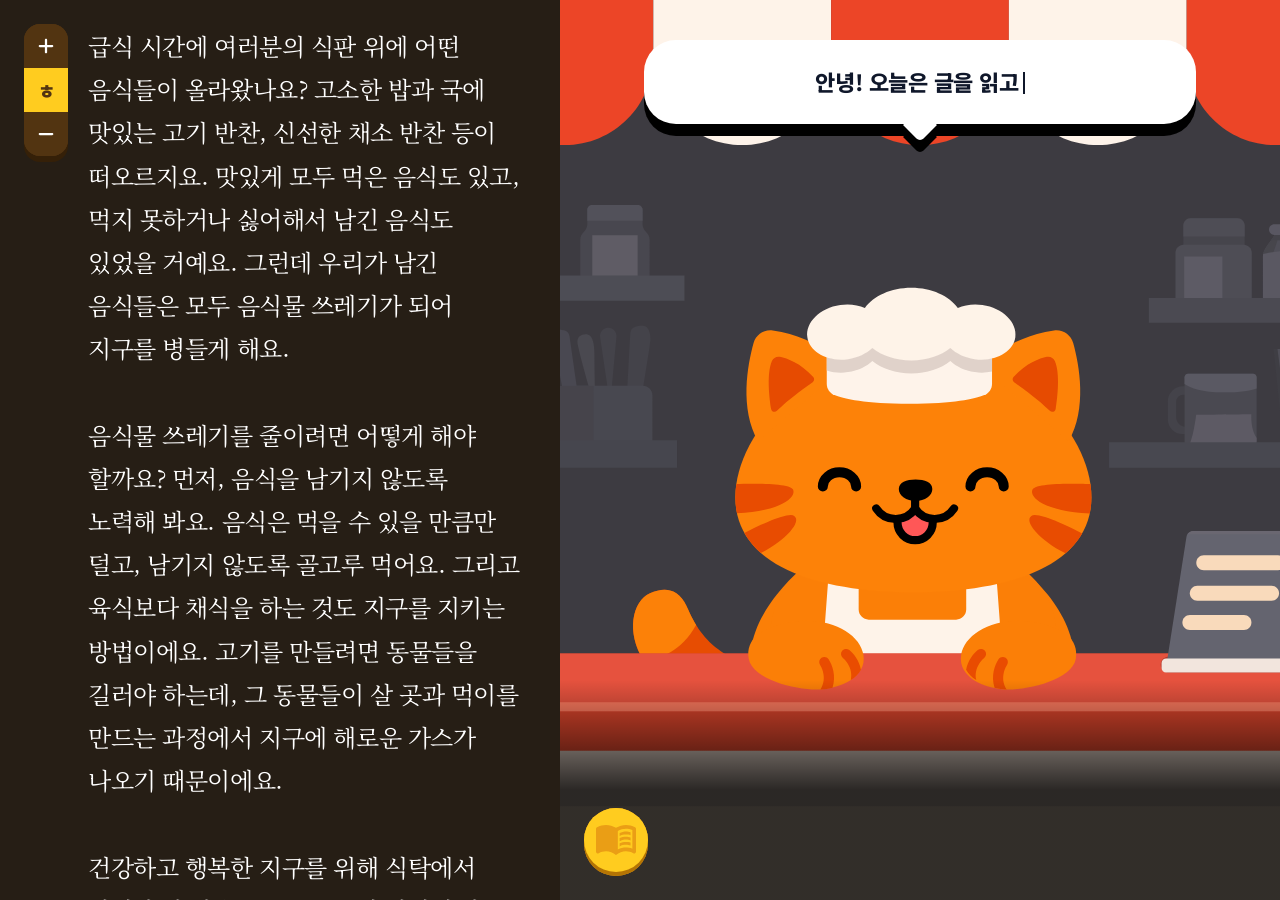
<file: index.html>
<!doctype html>
<html lang="ko">
  <head>
    <meta charset="utf-8" />
    <meta http-equiv="refresh" content="0; url=./quiz.html" />
    <title>퀴즈다냥 | 매일국어T</title>
    <script>
      window.location.replace("./quiz.html");
    </script>
  </head>
  <body>
    <p><a href="./quiz.html">시작하기</a></p>
  </body>
</html>
</file>
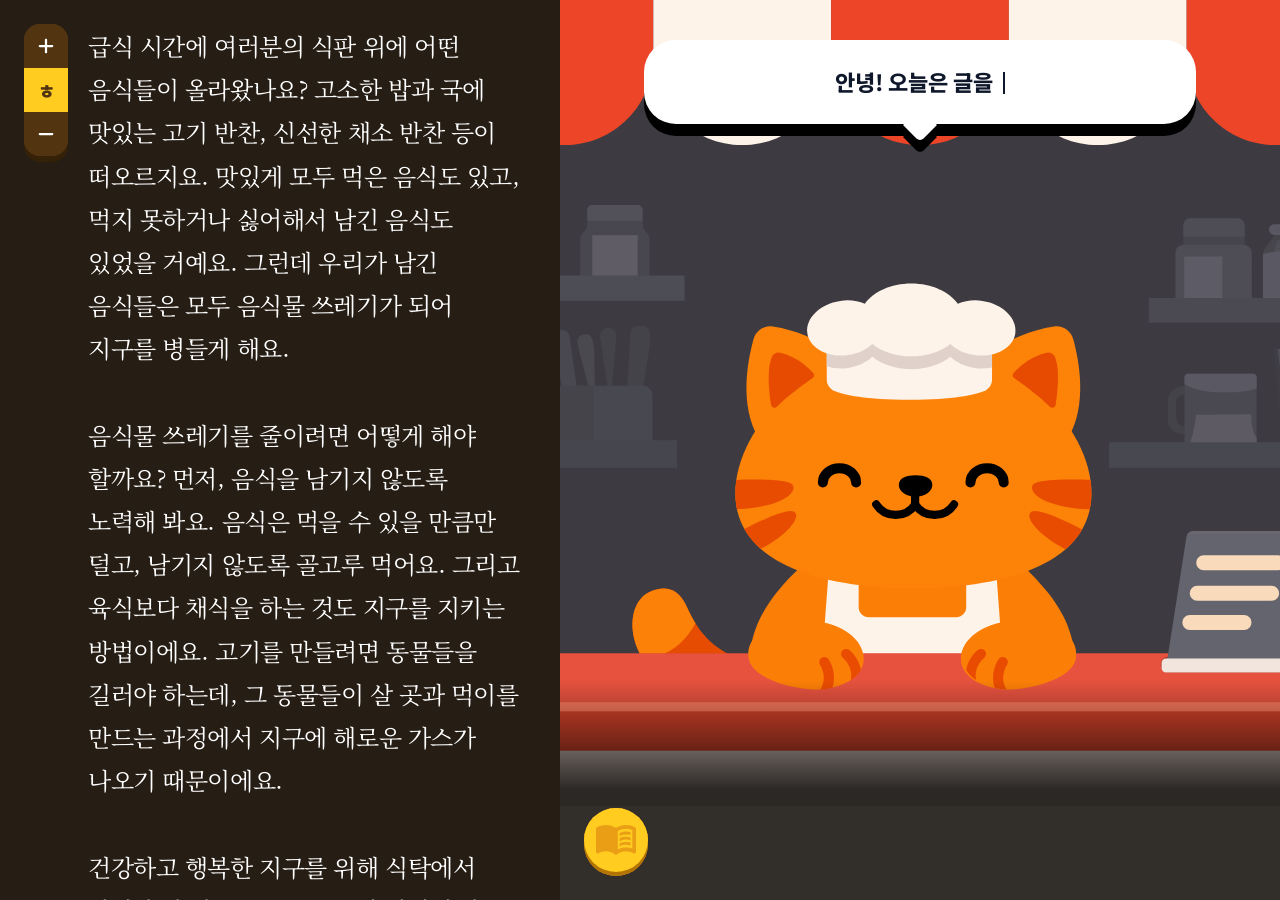
<file: done.html>
<!doctype html>
<html lang="ko">
  <head>
    <meta charset="utf-8" />
    <meta name="viewport" content="width=device-width, initial-scale=1" />
    <title>퀴즈다냥 | 매일국어T</title>
    <link rel="preconnect" href="https://fonts.googleapis.com" />
    <link rel="preconnect" href="https://fonts.gstatic.com" crossorigin />
    <link
      href="https://fonts.googleapis.com/css2?family=Noto+Sans+KR:wght@400;700;800;900&family=Noto+Serif+KR:wght@400;500;600;700&display=swap"
      rel="stylesheet"
    />
    <link rel="stylesheet" href="./style.css" />
    <script>
      if (sessionStorage.getItem("quizFinished") !== "true") {
        location.replace("./quiz.html");
      } else {
        sessionStorage.removeItem("quizFinished");
      }
    </script>
  </head>
  <body>
    <main class="screen-done" aria-label="퀴즈다냥 완료">
      <div class="snack-layer" id="snackLayer" aria-label="선택한 간식"></div>

      <div class="done-container">
        <header class="done-title-set">
          <p class="screen-kicker">퀴즈다냥</p>
          <div class="module-ribbon module-ribbon-done" aria-label="지구를 지키는 식탁 약속">
            <span class="ribbon-star" aria-hidden="true">✦</span>
            <h1>지구를 지키는 식탁 약속</h1>
            <span class="ribbon-star" aria-hidden="true">✦</span>
          </div>
        </header>
        <div class="done-card-list" id="doneCards" aria-label="문제별 결과"></div>
      </div>
    </main>

    <script type="module" src="./done.js"></script>
  </body>
</html>
</file>
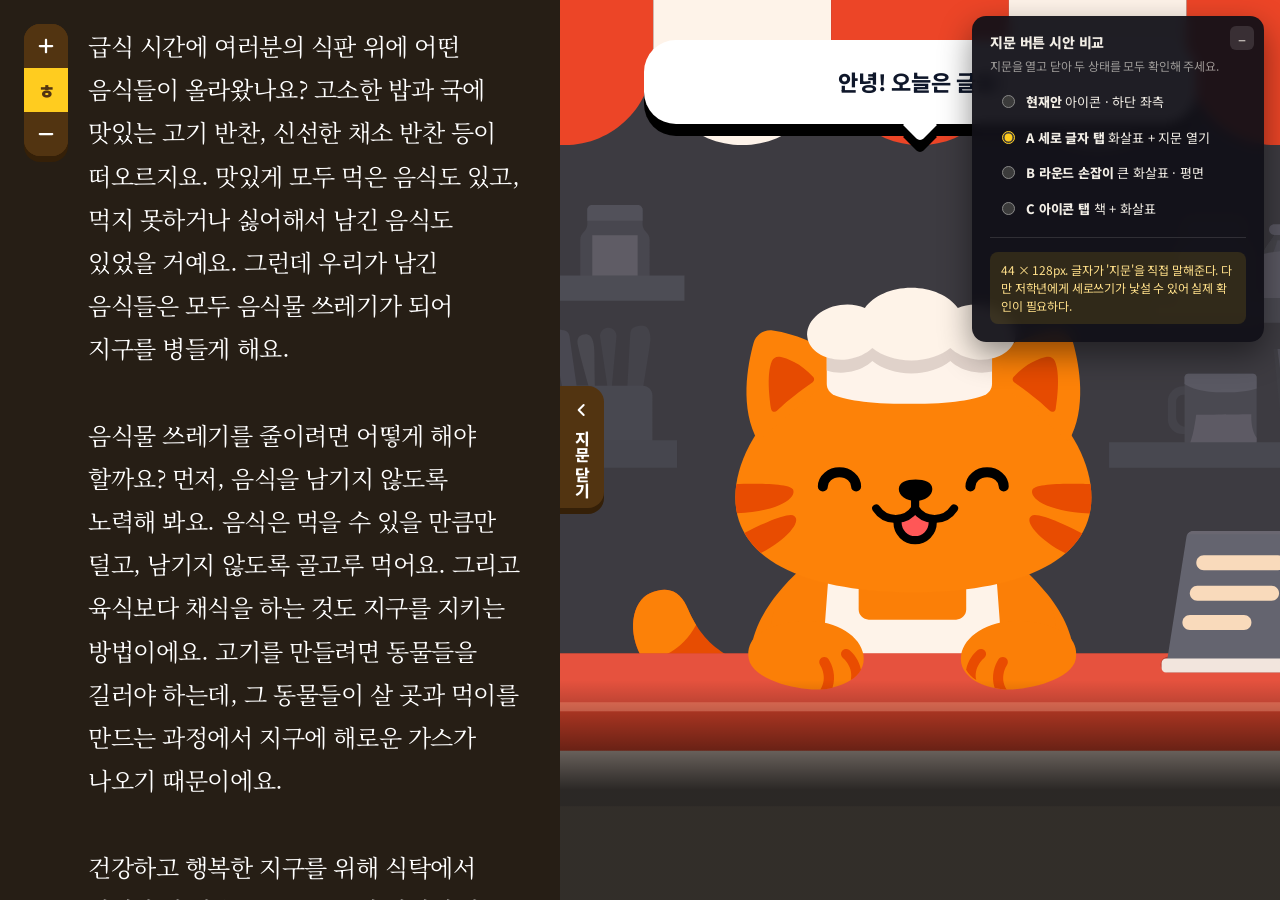
<file: quiz-mockup.html>
<!doctype html>
<html lang="ko">
  <head>
    <meta charset="utf-8" />
    <meta name="viewport" content="width=device-width, initial-scale=1" />
    <title>지문 버튼 시안 비교 — 퀴즈다냥</title>
    <link rel="preconnect" href="https://fonts.googleapis.com" />
    <link rel="preconnect" href="https://fonts.gstatic.com" crossorigin />
    <link
      href="https://fonts.googleapis.com/css2?family=Noto+Sans+KR:wght@400;700;800;900&family=Noto+Serif+KR:wght@400;500;600;700&display=swap"
      rel="stylesheet"
    />
    <link rel="preload" as="image" href="./foodtruck-bg.svg" />
    <link rel="stylesheet" href="./style.css" />
    <!-- 시안 비교용 오버라이드. 원본 style.css 는 수정하지 않는다. -->
    <link rel="stylesheet" href="./mockup.css" />
  </head>
  <body data-variant="tab-vertical">
    <main class="student-screen" data-article-open="true">
      <section class="section-article" aria-label="국어 지문">
        <div class="fontsize-control" aria-label="지문 글자 크기">
          <button type="button" class="fontsize-button" data-font-size="large" aria-label="지문 크게">
            <span class="font-icon font-icon-plus" aria-hidden="true"></span>
          </button>
          <button type="button" class="fontsize-button is-active" data-font-size="normal" aria-label="지문 보통">
            <span class="font-icon font-icon-normal" aria-hidden="true">ㅎ</span>
          </button>
          <button type="button" class="fontsize-button" data-font-size="small" aria-label="지문 작게">
            <span class="font-icon font-icon-minus" aria-hidden="true"></span>
          </button>
        </div>

        <article class="article-scroll article-size-normal" id="articleText"></article>
      </section>

      <section class="section-quiz" aria-label="퀴즈다냥 활동">
        <div class="rive-layer" id="riveStage" data-rive-state="booting">
          <div class="rive-viewport" id="riveViewport">
            <canvas id="riveCanvas" aria-label="NPC 고양이 애니메이션"></canvas>
            <canvas class="rive-snapshot" id="riveSnapshotCanvas" aria-hidden="true" hidden></canvas>
          </div>
          <div class="rive-initial-loader" id="riveInitialLoader" aria-label="고양이를 불러오는 중">
            <svg class="loading-icon rive-initial-icon" viewBox="0 0 512 512" aria-hidden="true">
              <path
                d="M222.7 32.1c5 16.9-4.6 34.8-21.5 39.8C121.8 95.6 64 169.1 64 256c0 106 86 192 192 192s192-86 192-192c0-86.9-57.8-160.4-137.1-184.1c-16.9-5-26.6-22.9-21.5-39.8s22.9-26.6 39.8-21.5C434.9 42.1 512 140 512 256c0 141.4-114.6 256-256 256S0 397.4 0 256C0 140 77.1 42.1 182.9 10.6c16.9-5 34.8 4.6 39.8 21.5z"
              />
            </svg>
          </div>
          <div class="rive-debug-message" id="riveDebugMessage" hidden>
            Rive 로딩 상태를 확인해 주세요.
          </div>
        </div>

        <div class="quiz-layer">
          <div class="npc-area">
            <div class="dialogue-npc">
              <div class="npc-textbox" aria-live="polite">
                <div class="snack-timer" id="snackTimer" aria-label="간식 선택 남은 시간" hidden>
                  <svg class="snack-timer-ring" viewBox="0 0 48 48" aria-hidden="true">
                    <circle class="snack-timer-track" cx="24" cy="24" r="20"></circle>
                    <circle class="snack-timer-progress" id="snackTimerProgress" cx="24" cy="24" r="20"></circle>
                  </svg>
                  <span class="snack-timer-value" id="snackTimerValue">5</span>
                </div>
                <p id="npcText"></p>
              </div>
              <div class="npc-tail" aria-hidden="true"></div>
            </div>
          </div>

          <div class="user-area">
            <div class="dialogue-user">
              <div class="choice-list" id="choiceList" aria-label="선택지"></div>
              <div class="snack-choice-list" id="snackChoiceList" aria-label="간식 선택" hidden></div>

              <div class="student-response" id="studentResponse" hidden>
                <p id="studentText"></p>
                <div class="student-button-row">
                  <button type="button" class="next-button" id="nextButton">다음 <span aria-hidden="true">›</span></button>
                </div>
              </div>

              <div class="finish-card" id="finishCard" hidden>
                <p>모든 이야기를 마쳤어요. 식탁에서 지구를 지키는 약속을 실천해 봐요!</p>
                <div class="student-button-row">
                  <button type="button" class="next-button" id="endButton">끝내기</button>
                </div>
              </div>
            </div>
          </div>
        </div>

        <!--
          원본과 동일한 id/class 를 유지하므로 app.js 의 토글 로직은 그대로 동작한다.
          아이콘 · 화살표 · 텍스트를 모두 넣어두고 시안별로 CSS 로 표시 여부만 바꾼다.
          텍스트는 숨겨질 때도 스크린리더용으로 남으므로 어느 시안에서든 버튼 이름이 읽힌다.
        -->
        <button
          type="button"
          class="button-article"
          id="buttonArticle"
          aria-controls="articleText"
          aria-expanded="true"
        >
          <span class="ba-book" aria-hidden="true"></span>
          <span class="ba-arrow" aria-hidden="true"></span>
          <span class="ba-label ba-label-open">지문 열기</span>
          <span class="ba-label ba-label-close">지문 닫기</span>
        </button>
      </section>
    </main>

    <div class="loading-overlay" id="loadingOverlay" aria-live="polite" aria-label="다음 화면으로 이동 중" hidden>
      <svg class="loading-icon" viewBox="0 0 512 512" aria-hidden="true">
        <path
          d="M222.7 32.1c5 16.9-4.6 34.8-21.5 39.8C121.8 95.6 64 169.1 64 256c0 106 86 192 192 192s192-86 192-192c0-86.9-57.8-160.4-137.1-184.1c-16.9-5-26.6-22.9-21.5-39.8s22.9-26.6 39.8-21.5C434.9 42.1 512 140 512 256c0 141.4-114.6 256-256 256S0 397.4 0 256C0 140 77.1 42.1 182.9 10.6c16.9-5 34.8 4.6 39.8 21.5z"
        />
      </svg>
    </div>

    <!-- ─── 시안 전환 패널 (목업 전용) ─────────────────────────────────── -->
    <aside class="mock-panel" id="mockPanel" aria-label="시안 전환">
      <button type="button" class="mock-collapse" id="mockCollapse" aria-label="패널 접기">–</button>
      <h1 class="mock-title">지문 버튼 시안 비교</h1>
      <p class="mock-lead">지문을 열고 닫아 두 상태를 모두 확인해 주세요.</p>

      <div class="mock-group" role="radiogroup" aria-label="시안 선택">
        <label class="mock-option">
          <input type="radio" name="variant" value="current" />
          <span><b>현재안</b> 아이콘 · 하단 좌측</span>
        </label>
        <label class="mock-option">
          <input type="radio" name="variant" value="tab-vertical" checked />
          <span><b>A 세로 글자 탭</b> 화살표 + 지문 열기</span>
        </label>
        <label class="mock-option">
          <input type="radio" name="variant" value="tab-round" />
          <span><b>B 라운드 손잡이</b> 큰 화살표 · 평면</span>
        </label>
        <label class="mock-option">
          <input type="radio" name="variant" value="tab-icon" />
          <span><b>C 아이콘 탭</b> 책 + 화살표</span>
        </label>
      </div>

      <p class="mock-note" id="mockNote"></p>
    </aside>

    <script src="./vendor/rive/rive.js"></script>
    <script type="module" src="./app.js"></script>
    <script type="module" src="./mockup.js"></script>
  </body>
</html>
</file>
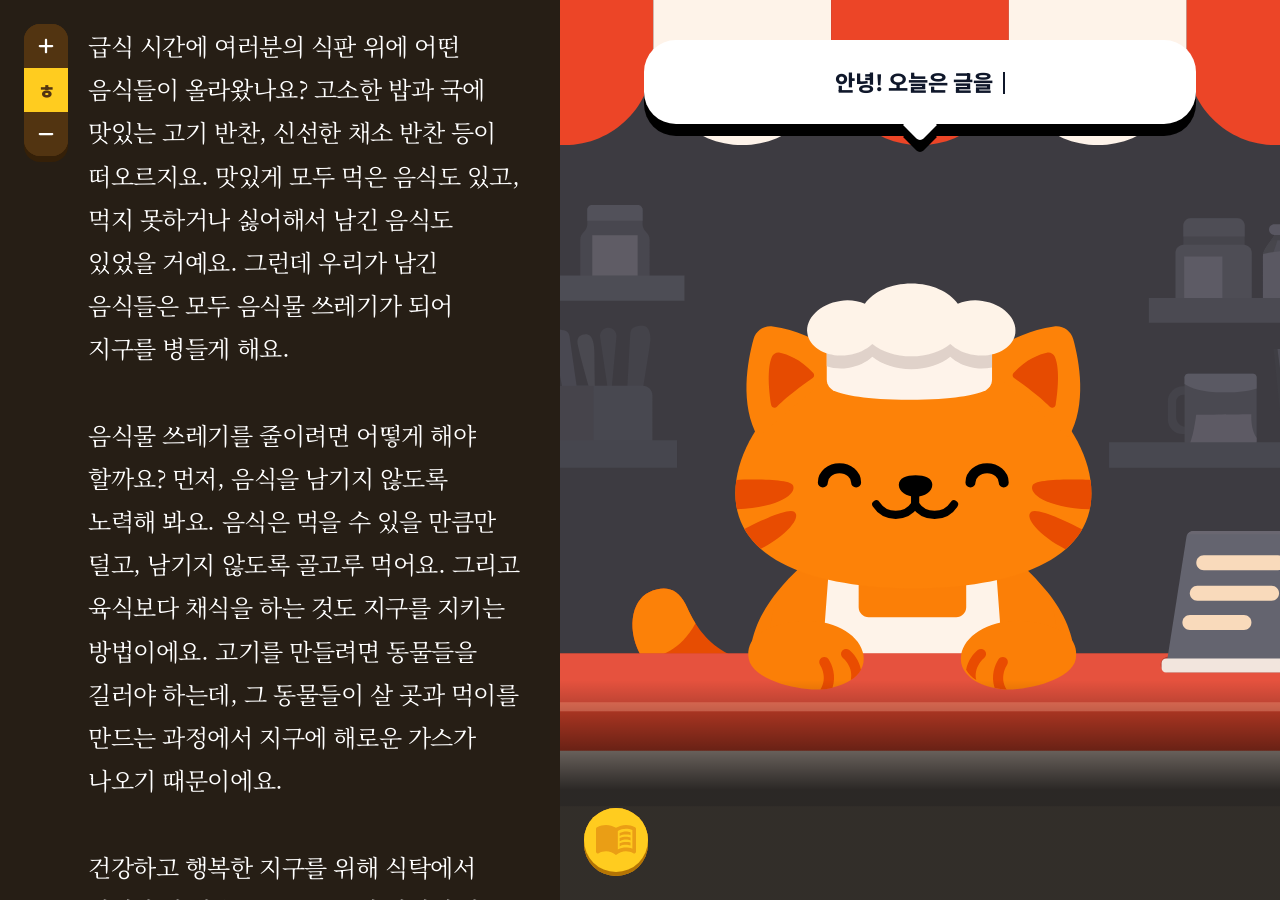
<file: quiz.html>
<!doctype html>
<html lang="ko">
  <head>
    <meta charset="utf-8" />
    <meta name="viewport" content="width=device-width, initial-scale=1" />
    <title>퀴즈다냥 | 매일국어T</title>
    <link rel="preconnect" href="https://fonts.googleapis.com" />
    <link rel="preconnect" href="https://fonts.gstatic.com" crossorigin />
    <link
      href="https://fonts.googleapis.com/css2?family=Noto+Sans+KR:wght@400;700;800;900&family=Noto+Serif+KR:wght@400;500;600;700&display=swap"
      rel="stylesheet"
    />
    <link rel="preload" as="image" href="./foodtruck-bg.svg" />
    <link rel="stylesheet" href="./style.css" />
    <script>
      sessionStorage.removeItem("quizFinished");
      sessionStorage.removeItem("talkQuizSummary");
      sessionStorage.removeItem("talkQuizSelectedSnack");
    </script>
  </head>
  <body>
    <main class="student-screen" data-article-open="true">
      <section class="section-article" aria-label="국어 지문">
        <div class="fontsize-control" aria-label="지문 글자 크기">
          <button type="button" class="fontsize-button" data-font-size="large" aria-label="지문 크게">
            <span class="font-icon font-icon-plus" aria-hidden="true"></span>
          </button>
          <button type="button" class="fontsize-button is-active" data-font-size="normal" aria-label="지문 보통">
            <span class="font-icon font-icon-normal" aria-hidden="true">ㅎ</span>
          </button>
          <button type="button" class="fontsize-button" data-font-size="small" aria-label="지문 작게">
            <span class="font-icon font-icon-minus" aria-hidden="true"></span>
          </button>
        </div>

        <article class="article-scroll article-size-normal" id="articleText"></article>
      </section>

      <section class="section-quiz" aria-label="퀴즈다냥 활동">
        <div class="rive-layer" id="riveStage" data-rive-state="booting">
          <div class="rive-viewport" id="riveViewport">
            <canvas id="riveCanvas" aria-label="NPC 고양이 애니메이션"></canvas>
            <canvas class="rive-snapshot" id="riveSnapshotCanvas" aria-hidden="true" hidden></canvas>
          </div>
          <div class="rive-initial-loader" id="riveInitialLoader" aria-label="고양이를 불러오는 중">
            <svg class="loading-icon rive-initial-icon" viewBox="0 0 512 512" aria-hidden="true">
              <path
                d="M222.7 32.1c5 16.9-4.6 34.8-21.5 39.8C121.8 95.6 64 169.1 64 256c0 106 86 192 192 192s192-86 192-192c0-86.9-57.8-160.4-137.1-184.1c-16.9-5-26.6-22.9-21.5-39.8s22.9-26.6 39.8-21.5C434.9 42.1 512 140 512 256c0 141.4-114.6 256-256 256S0 397.4 0 256C0 140 77.1 42.1 182.9 10.6c16.9-5 34.8 4.6 39.8 21.5z"
              />
            </svg>
          </div>
          <div class="rive-debug-message" id="riveDebugMessage" hidden>
            Rive 로딩 상태를 확인해 주세요.
          </div>
        </div>

        <div class="quiz-layer">
          <div class="npc-area">
            <div class="dialogue-npc">
              <div class="npc-textbox" aria-live="polite">
                <div class="snack-timer" id="snackTimer" aria-label="간식 선택 남은 시간" hidden>
                  <svg class="snack-timer-ring" viewBox="0 0 48 48" aria-hidden="true">
                    <circle class="snack-timer-track" cx="24" cy="24" r="20"></circle>
                    <circle class="snack-timer-progress" id="snackTimerProgress" cx="24" cy="24" r="20"></circle>
                  </svg>
                  <span class="snack-timer-value" id="snackTimerValue">5</span>
                </div>
                <p id="npcText"></p>
              </div>
              <div class="npc-tail" aria-hidden="true"></div>
            </div>
          </div>

          <div class="user-area">
            <div class="dialogue-user">
              <div class="choice-list" id="choiceList" aria-label="선택지"></div>
              <div class="snack-choice-list" id="snackChoiceList" aria-label="간식 선택" hidden></div>

              <div class="student-response" id="studentResponse" hidden>
                <p id="studentText"></p>
                <div class="student-button-row">
                  <button type="button" class="next-button" id="nextButton">다음 <span aria-hidden="true">›</span></button>
                </div>
              </div>

              <div class="finish-card" id="finishCard" hidden>
                <p>모든 이야기를 마쳤어요. 식탁에서 지구를 지키는 약속을 실천해 봐요!</p>
                <div class="student-button-row">
                  <button type="button" class="next-button" id="endButton">끝내기</button>
                </div>
              </div>
            </div>
          </div>
        </div>

        <button
          type="button"
          class="button-article"
          id="buttonArticle"
          aria-controls="articleText"
          aria-expanded="true"
          aria-label="지문 열기 닫기"
        >
          <img src="./article.svg" alt="" aria-hidden="true" />
        </button>
      </section>
    </main>

    <div class="loading-overlay" id="loadingOverlay" aria-live="polite" aria-label="다음 화면으로 이동 중" hidden>
      <svg class="loading-icon" viewBox="0 0 512 512" aria-hidden="true">
        <path
          d="M222.7 32.1c5 16.9-4.6 34.8-21.5 39.8C121.8 95.6 64 169.1 64 256c0 106 86 192 192 192s192-86 192-192c0-86.9-57.8-160.4-137.1-184.1c-16.9-5-26.6-22.9-21.5-39.8s22.9-26.6 39.8-21.5C434.9 42.1 512 140 512 256c0 141.4-114.6 256-256 256S0 397.4 0 256C0 140 77.1 42.1 182.9 10.6c16.9-5 34.8 4.6 39.8 21.5z"
        />
      </svg>
    </div>

    <script src="./vendor/rive/rive.js"></script>
    <script type="module" src="./app.js"></script>
  </body>
</html>
</file>
<file: style.css>
:root {
  color-scheme: dark;
  --article-width: min(43.75vw, 560px);
  --article-bg: #261e15;
  --article-control: #523411;
  --article-scroll: #65523d;
  --text-inverse: #ffffff;
  --text-primary: #0f172a;
  --quiz-bg: #3f4049;
  --blue-surface: #40abff;
  --blue-base: #1f8add;
  --yellow-surface: #fbcc1c;
  --yellow-base: #ea9e15;
  --yellow-text: #733d00;
  --green-surface: #30c959;
  --green-base: #23a158;
  --student-bg: #1e0a00;
  --button-depth: 8px;
  --choice-side-safe: 100px;
}

* {
  box-sizing: border-box;
}

html,
body {
  width: 100%;
  height: 100%;
  margin: 0;
  overflow: hidden;
  background: #111;
  font-family:
    "Noto Sans KR",
    "Apple SD Gothic Neo",
    system-ui,
    sans-serif;
  letter-spacing: -0.01em;
}

button {
  font: inherit;
}

[hidden] {
  display: none !important;
}

.screen-done {
  position: fixed;
  inset: 0;
  width: 100vw;
  height: 100vh;
  min-width: 1024px;
  min-height: 600px;
  overflow: hidden;
  font-family:
    "Noto Sans KR",
    "Apple SD Gothic Neo",
    system-ui,
    sans-serif;
  letter-spacing: -0.02em;
}

.screen-kicker {
  margin: 0;
  color: #334155;
  font-size: 24px;
  font-weight: 800;
  line-height: 1;
  text-align: center;
}

.module-ribbon {
  position: relative;
  display: flex;
  align-items: center;
  justify-content: center;
  gap: 12px;
  min-width: 304px;
  padding: 12px 26px;
  border-radius: 12px;
  color: #ffffff;
  background: #2b70ef;
}

/* 꼬리는 몸통 뒤에서 아래로 내려와 바깥쪽만 V로 파인다. 몸통 밑으로 보이는 안쪽 모서리는 접힌 면(더 진한 색). */
.module-ribbon::before,
.module-ribbon::after {
  content: "";
  position: absolute;
  z-index: -1;
  bottom: -14px;
  width: 64px;
  height: 70%;
  background:
    linear-gradient(to bottom left, #0b3f9e 50%, transparent 52%) right bottom / 22px 14px no-repeat,
    #1459d7;
  clip-path: polygon(0 0, 100% 0, 100% 100%, 0 100%, 30% 50%);
}

.module-ribbon::before {
  left: -42px;
}

.module-ribbon::after {
  right: -42px;
  transform: scaleX(-1);
}

.module-ribbon h1 {
  margin: 0;
  font-size: 30px;
  font-weight: 900;
  line-height: 1.25;
  letter-spacing: -0.02em;
  white-space: nowrap;
}

.ribbon-star {
  color: #7fb4ff;
  font-size: 16px;
  line-height: 1;
}

.student-screen {
  display: grid;
  grid-template-columns: var(--article-width) minmax(0, 1fr);
  width: 100vw;
  height: 100vh;
  min-width: 1024px;
  min-height: 600px;
  overflow: hidden;
  background: var(--article-bg);
  transition: grid-template-columns 260ms ease;
}

.student-screen[data-article-open="false"] {
  grid-template-columns: 0 minmax(0, 1fr);
}

.section-article {
  position: relative;
  width: 100%;
  height: 100%;
  min-width: 0;
  overflow: hidden;
  background: var(--article-bg);
  transition:
    opacity 220ms ease,
    visibility 220ms ease;
}

.student-screen[data-article-open="false"] .section-article {
  opacity: 0;
  visibility: hidden;
  pointer-events: none;
}

.article-scroll {
  width: 100%;
  height: 100%;
  overflow-y: auto;
  padding: 24px 40px 52px 88px;
  color: var(--text-inverse);
  font-family:
    "Noto Serif KR",
    "Apple SD Gothic Neo",
    serif;
  font-weight: 400;
  line-height: 1.8;
  letter-spacing: -0.018em;
  white-space: pre-line;
  word-break: keep-all;
}

/*
  scrollbar-width/scrollbar-color(표준 속성)를 지정하면 크롬이 ::-webkit-scrollbar
  규칙을 무시하고 macOS 오버레이 스크롤바로 그린다. 그러면 스크롤 중에만 잠깐 보여
  지문이 스크롤된다는 사실 자체가 드러나지 않는다.
  지문 스크롤바는 항상 보이는 디자인 요소이므로 webkit 규칙을 우선하고,
  표준 속성은 해당 의사요소를 지원하지 않는 브라우저에만 적용한다.
*/
/* 폭 8px 은 Figma 시안(node 17680:524 "scroll")과 같은 값이다. */
.article-scroll::-webkit-scrollbar {
  width: 8px;
}

.article-scroll::-webkit-scrollbar-track {
  background: rgba(0, 0, 0, 0.1);
}

.article-scroll::-webkit-scrollbar-thumb {
  background: var(--article-scroll);
  border-radius: 8px;
}

@supports not selector(::-webkit-scrollbar) {
  .article-scroll {
    scrollbar-width: thin;
    scrollbar-color: var(--article-scroll) rgba(0, 0, 0, 0.1);
  }
}

.article-size-small {
  font-size: 20px;
}

.article-size-normal {
  font-size: 24px;
}

.article-size-large {
  font-size: 28px;
}

.fontsize-control {
  position: absolute;
  top: 24px;
  left: 24px;
  z-index: 5;
  display: flex;
  flex-direction: column;
  width: 44px;
  overflow: hidden;
  border-radius: 16px;
  background: var(--article-control);
  box-shadow: 0 6px 0 #352008;
}

.fontsize-button {
  display: grid;
  place-items: center;
  width: 44px;
  height: 44px;
  border: 0;
  color: #ffffff;
  background: var(--article-control);
  font-size: 24px;
  font-weight: 800;
  line-height: 1;
  cursor: pointer;
  transition:
    transform 120ms ease,
    background 120ms ease,
    color 120ms ease;
}

.fontsize-button:hover,
.fontsize-button.is-active {
  color: #523411;
  background: #ffcc1f;
}

.fontsize-button:active {
  transform: translateY(3px);
}

.font-icon {
  display: grid;
  place-items: center;
}

.font-icon-plus,
.font-icon-minus {
  width: 18px;
  height: 18px;
  background: currentColor;
  mask-position: center;
  mask-repeat: no-repeat;
  mask-size: contain;
}

.font-icon-plus {
  mask-image: url("./icon_plus.svg");
}

.font-icon-minus {
  mask-image: url("./icon_minus.svg");
}

.font-icon-normal {
  font-size: 19px;
  font-weight: 900;
}

.section-quiz {
  position: relative;
  width: 100%;
  height: 100%;
  min-width: 0;
  overflow: hidden;
  background: var(--quiz-bg);
}

.rive-layer,
.rive-debug-message {
  position: absolute;
  inset: 0;
}

.rive-layer {
  overflow: hidden;
  background:
    linear-gradient(180deg, #ef3d22 0 13%, transparent 13%),
    var(--quiz-bg);
}

.rive-initial-loader {
  position: absolute;
  inset: 0;
  z-index: 3;
  display: grid;
  place-items: center;
  background: url("./foodtruck-bg.svg") center / cover no-repeat;
  opacity: 1;
  visibility: visible;
  pointer-events: none;
  transition:
    opacity 320ms ease,
    visibility 0s linear 320ms;
}

.rive-initial-loader::before {
  content: "";
  position: absolute;
  inset: 0;
  background: rgba(15, 23, 42, 0.36);
}

.rive-initial-icon {
  position: relative;
  z-index: 1;
}

.rive-layer[data-rive-state="loaded"] .rive-initial-loader {
  opacity: 0;
  visibility: hidden;
}

.rive-layer[data-rive-state="failed"] .rive-initial-loader {
  opacity: 0;
  visibility: hidden;
}

.rive-viewport {
  position: absolute;
  left: 0;
  top: 0;
  overflow: hidden;
  transform-origin: center;
}

#riveCanvas,
.rive-snapshot {
  position: absolute;
  inset: 0;
  display: block;
  width: 100%;
  height: 100%;
}

.rive-snapshot {
  z-index: 1;
  opacity: 0;
  visibility: hidden;
  pointer-events: none;
  transition:
    opacity 150ms ease,
    visibility 0s linear 150ms;
}

.rive-snapshot[hidden] {
  display: none;
}

.rive-snapshot.is-visible {
  opacity: 1;
  visibility: visible;
  transition: none;
}

.rive-snapshot.is-fading {
  opacity: 0;
  visibility: visible;
  transition: opacity 150ms ease;
}

.rive-debug-message {
  z-index: 4;
  display: grid;
  place-items: start center;
  padding-top: 118px;
  color: #fff;
  background: rgba(30, 10, 0, 0.72);
  font-size: 18px;
  font-weight: 800;
  text-align: center;
  pointer-events: none;
}

.rive-debug-message[hidden] {
  display: none;
}

.quiz-layer {
  position: absolute;
  inset: 0;
  z-index: 2;
  display: flex;
  flex-direction: column;
  justify-content: space-between;
  overflow: hidden;
  pointer-events: none;
}

.npc-area {
  display: flex;
  flex-direction: column;
  align-items: center;
  flex: 0 0 auto;
  width: 100%;
  padding: 40px clamp(72px, 13.9vw, 100px) 0;
}

.dialogue-npc {
  display: flex;
  flex-direction: column;
  align-items: center;
  width: min(800px, 100%);
  filter: drop-shadow(0 12px 0 #000000);
  opacity: 0;
  transform: translateY(18px) scale(0.985);
  transition:
    opacity 280ms ease,
    transform 280ms cubic-bezier(0.2, 0.8, 0.2, 1);
  will-change: opacity, transform;
}

.dialogue-npc.is-visible {
  opacity: 1;
  transform: translateY(0) scale(1);
}

.npc-textbox {
  position: relative;
  display: flex;
  flex-direction: column;
  align-items: center;
  justify-content: center;
  width: 100%;
  min-height: 80px;
  padding: 32px 24px;
  border-radius: 32px;
  background: #ffffff;
}

.snack-timer {
  position: relative;
  display: grid;
  place-items: center;
  width: 48px;
  height: 48px;
  margin: -8px 0 4px;
  color: #3b82f6;
}

.snack-timer[hidden] {
  display: none;
}

.snack-timer-ring {
  position: absolute;
  inset: 0;
  width: 48px;
  height: 48px;
  transform: rotate(-90deg);
}

.snack-timer-track,
.snack-timer-progress {
  fill: none;
  stroke-width: 5;
}

.snack-timer-track {
  stroke: #dbeafe;
}

.snack-timer-progress {
  stroke: currentColor;
  stroke-linecap: round;
  stroke-dasharray: 126;
  stroke-dashoffset: 0;
  transition:
    stroke-dashoffset 220ms ease,
    stroke 160ms ease;
}

.snack-timer.is-danger {
  color: #ef4444;
}

.snack-timer-value {
  position: relative;
  z-index: 1;
  color: #0f172a;
  font-size: 20px;
  font-weight: 800;
  line-height: 1;
}

.npc-textbox p {
  width: 100%;
  margin: 0;
  color: var(--text-primary);
  font-size: 24px;
  font-weight: 800;
  line-height: 1.5;
  letter-spacing: -0.01em;
  text-align: center;
  white-space: pre-line;
  word-break: keep-all;
}

.dialogue-npc.is-typing .npc-textbox p::after {
  content: "";
  display: inline-block;
  width: 2px;
  height: 1em;
  margin-left: 4px;
  vertical-align: -0.15em;
  background: var(--text-primary);
  animation: caretBlink 700ms steps(2, jump-none) infinite;
}

.npc-tail {
  position: relative;
  width: 32px;
  height: 24px;
  margin-top: -1px;
  overflow: visible;
}

.npc-tail::before {
  content: "";
  position: absolute;
  left: 50%;
  top: -10px;
  width: 24px;
  height: 24px;
  border-radius: 0 0 5px 0;
  background: #ffffff;
  transform: translateX(-50%) rotate(45deg);
}

.user-area {
  display: flex;
  align-items: center;
  justify-content: center;
  flex: 0 0 auto;
  width: 100%;
  min-height: 238px;
  padding: 80px var(--choice-side-safe) 40px;
  background: linear-gradient(180deg, rgba(0, 0, 0, 0) 0, rgba(0, 0, 0, 0.8) 50%);
  pointer-events: auto;
}

.dialogue-user {
  display: flex;
  align-items: center;
  justify-content: center;
  width: min(800px, 100%);
}

.choice-list {
  display: flex;
  flex-direction: column;
  gap: calc(var(--button-depth) + 8px);
  width: 100%;
  padding-bottom: var(--button-depth);
  opacity: 0;
  transform: translateY(16px) scale(0.99);
  transition:
    opacity 240ms ease,
    transform 240ms cubic-bezier(0.2, 0.8, 0.2, 1),
    visibility 240ms ease;
}

.choice-list[hidden] {
  display: none;
}

.choice-list.is-visible {
  opacity: 1;
  transform: translateY(0) scale(1);
}

.choice-list.is-exiting {
  opacity: 0;
  transform: translateY(10px);
  pointer-events: none;
}

.snack-choice-list {
  display: grid;
  gap: 8px;
  width: 100%;
  max-width: 800px;
  padding-bottom: var(--button-depth);
  margin-inline: auto;
  opacity: 0;
  transform: translateY(16px) scale(0.99);
  transition:
    opacity 240ms ease,
    transform 240ms cubic-bezier(0.2, 0.8, 0.2, 1);
}

.snack-choice-list[hidden] {
  display: none;
}

.student-screen[data-article-open="true"] .snack-choice-list {
  grid-template-columns: repeat(3, minmax(88px, 132px));
  justify-content: center;
  max-width: min(444px, 100%);
}

.student-screen[data-article-open="false"] .snack-choice-list {
  grid-template-columns: repeat(6, minmax(58px, 120px));
  justify-content: center;
  max-width: min(800px, 100%);
}

.snack-choice-list.is-visible {
  opacity: 1;
  transform: translateY(0) scale(1);
}

.snack-choice-list.is-exiting {
  opacity: 0;
  transform: translateY(10px);
  pointer-events: none;
}

.snack-choice-button {
  --choice-surface: var(--blue-surface);
  --choice-base: var(--blue-base);
  position: relative;
  display: flex;
  align-items: center;
  justify-content: center;
  min-width: 0;
  aspect-ratio: 1 / 1;
  width: 100%;
  padding: clamp(8px, 1vw, 12px);
  border: 0;
  border-radius: clamp(22px, 2.7vw, 34px);
  background: var(--choice-surface);
  box-shadow: 0 var(--button-depth) 0 var(--choice-base);
  cursor: pointer;
  overflow: hidden;
  transition:
    opacity 160ms ease,
    transform 160ms ease,
    filter 160ms ease,
    box-shadow 160ms ease;
}

.snack-choice-button:hover:not(:disabled) {
  filter: brightness(1.06);
}

.snack-choice-button:active:not(:disabled) {
  transform: translateY(5px);
  box-shadow: 0 3px 0 var(--choice-base);
}

.snack-choice-image {
  display: block;
  width: 100%;
  height: 100%;
  max-width: 100%;
  max-height: 100%;
  object-fit: contain;
  pointer-events: none;
  filter: drop-shadow(0 3px 0 rgba(255, 255, 255, 0.7));
}

.snack-choice-button.is-selected {
  --choice-surface: var(--green-surface);
  --choice-base: var(--green-base);
}

.snack-choice-button.is-unselected {
  --choice-surface: var(--yellow-surface);
  --choice-base: var(--yellow-base);
  opacity: 0.48;
}

.choice-button {
  --choice-surface: var(--blue-surface);
  --choice-base: var(--blue-base);
  position: relative;
  width: 100%;
  min-height: 69px;
  padding: 16px 24px;
  border: 0;
  border-radius: 24px;
  color: #ffffff;
  background: var(--choice-surface);
  box-shadow: 0 var(--button-depth) 0 var(--choice-base);
  font-size: 24px;
  font-weight: 800;
  line-height: 1.35;
  letter-spacing: -0.01em;
  text-align: center;
  cursor: pointer;
  transition:
    opacity 160ms ease,
    transform 160ms ease,
    filter 160ms ease,
    box-shadow 160ms ease;
}

.choice-button:hover:not(:disabled) {
  filter: brightness(1.06);
}

.choice-button:active:not(:disabled) {
  transform: translateY(5px);
  box-shadow: 0 3px 0 var(--choice-base);
}

.choice-button:disabled {
  cursor: default;
}

.choice-button.is-wrong {
  --choice-surface: var(--yellow-surface);
  --choice-base: var(--yellow-base);
  color: var(--yellow-text);
}

.choice-button.is-correct {
  --choice-surface: var(--green-surface);
  --choice-base: var(--green-base);
  color: #ffffff;
}

.choice-button.is-disabled {
  opacity: 0.5;
}

.choice-button.is-shaking {
  animation: shakeX 360ms ease;
}

.choice-list[data-type="ox"] {
  flex-direction: row;
  justify-content: center;
  gap: 8px;
}

.choice-list[data-type="ox"] .choice-button {
  display: grid;
  place-items: center;
  width: 200px;
  min-height: 216px;
  padding: 0 0 8px;
  border-radius: 24px;
  font-size: 88px;
  line-height: 1;
}

.choice-icon {
  display: block;
  width: 104px;
  max-width: 62%;
  height: auto;
  pointer-events: none;
}

.student-response,
.finish-card {
  width: 100%;
  max-width: none;
  padding: 69px 24px 24px;
  border-radius: 38px;
  background: var(--student-bg);
  color: #ffffff;
  opacity: 0;
  transform: translateY(18px) scale(0.99);
  transition:
    opacity 240ms ease,
    transform 240ms cubic-bezier(0.2, 0.8, 0.2, 1);
}

.student-response[hidden],
.finish-card[hidden] {
  display: none;
}

.student-response.is-visible,
.finish-card.is-visible {
  opacity: 1;
  transform: translateY(0) scale(1);
}

.student-response p,
.finish-card p {
  width: 100%;
  margin: 0 0 8px;
  color: #ffffff;
  font-size: 24px;
  font-weight: 800;
  line-height: 1.5;
  letter-spacing: -0.01em;
  text-align: center;
  word-break: keep-all;
}

.student-button-row {
  display: flex;
  justify-content: flex-end;
  width: 100%;
}

.next-button {
  display: flex;
  align-items: center;
  justify-content: center;
  gap: 8px;
  min-width: 98px;
  height: 46px;
  padding: 8px 16px;
  border: 0;
  border-radius: 16px;
  color: #ffffff;
  background: #1fcb59;
  box-shadow: 0 5px 0 #169940;
  font-size: 20px;
  font-weight: 800;
  line-height: 1.5;
  letter-spacing: -0.01em;
  cursor: pointer;
  transition:
    transform 140ms ease,
    box-shadow 140ms ease,
    background 140ms ease;
}

.next-button:hover:not(:disabled) {
  background: #19b94f;
}

.next-button:active:not(:disabled) {
  transform: translateY(4px);
  box-shadow: 0 1px 0 #169940;
}

.next-button:disabled {
  opacity: 0.45;
  cursor: default;
}

.button-article {
  position: absolute;
  left: 24px;
  bottom: 24px;
  z-index: 6;
  display: grid;
  place-items: center;
  width: 64px;
  height: 68px;
  padding: 0 0 4px;
  border: 0;
  border-radius: 200px;
  color: #b87404;
  background: #ea9e15;
  cursor: pointer;
  transition:
    transform 140ms ease,
    filter 140ms ease;
}

.button-article::before {
  content: "";
  position: absolute;
  inset: 0 0 4px;
  border-radius: 200px;
  background: #ffcc1f;
  box-shadow: 0 4px 0 #b47404;
  transition:
    inset 140ms ease,
    box-shadow 140ms ease;
}

.button-article img {
  position: relative;
  z-index: 1;
  display: block;
  width: 40px;
  height: 30px;
  pointer-events: none;
}

.button-article:hover {
  filter: brightness(1.05);
}

.button-article:active {
  padding: 4px 0 0;
  transform: translateY(4px);
}

.button-article:active::before {
  inset: 4px 0 0;
  box-shadow: 0 1px 0 #b47404;
}

.loading-overlay {
  position: fixed;
  inset: 0;
  z-index: 50;
  display: grid;
  place-items: center;
  background: rgba(15, 23, 42, 0.42);
  backdrop-filter: blur(2px);
}

.loading-icon {
  width: 56px;
  height: 56px;
  fill: #ffffff;
  filter: drop-shadow(0 4px 10px rgba(15, 23, 42, 0.35));
  animation: loadingSpin 900ms linear infinite;
}

.screen-done {
  background:
    linear-gradient(180deg, rgba(255, 190, 194, 0.06), rgba(255, 190, 194, 0.06)),
    url("./bg_done.webp") center / cover no-repeat;
}

.screen-done.is-scrollable {
  overflow-y: auto;
}

.done-container {
  position: relative;
  z-index: 2;
  display: flex;
  flex-direction: column;
  align-items: center;
  width: min(960px, calc(100vw - 48px));
  height: 100%;
  margin: 0 auto;
  padding: 44px 24px 32px;
}

.screen-done.is-scrollable .done-container {
  height: auto;
  min-height: 100%;
  padding-bottom: 72px;
}

.done-title-set {
  display: flex;
  flex-direction: column;
  align-items: center;
  gap: 16px;
  width: 100%;
}

.module-ribbon-done {
  padding: 15px 32px;
  border-radius: 16px;
}

.module-ribbon-done h1 {
  line-height: 1;
  font-size: 36px;
}

.done-card-list {
  display: flex;
  flex-direction: column;
  gap: 16px;
  width: 100%;
  margin-top: 32px;
}

.done-card {
  position: relative;
  display: flex;
  flex-direction: column;
  gap: 8px;
  width: 100%;
  min-height: 68px;
  padding: 16px 24px;
  border: 4px solid transparent;
  border-radius: 16px;
  background: #ffffff;
}

.done-card.had-wrong {
  border-color: #eab308;
}

.done-thumb {
  position: absolute;
  left: -24px;
  top: 12px;
  width: 40px;
  height: 32px;
  object-fit: contain;
}

.done-card-row {
  display: flex;
  align-items: center;
  justify-content: center;
  gap: 8px;
  margin: 0;
  width: 100%;
}

.done-card-badge {
  display: grid;
  flex: 0 0 auto;
  place-items: center;
  width: 30px;
  height: 30px;
  border-radius: 50px;
  background: #cbd5e1;
  color: #64748b;
  font-size: 20px;
  font-weight: 800;
  line-height: 1;
  letter-spacing: -0.02em;
}

.done-card-text {
  flex: 1 0 0;
  min-width: 0;
  margin: 0;
  color: #0f172a;
  font-size: 20px;
  line-height: 1.5;
  letter-spacing: -0.02em;
  word-break: keep-all;
}

.done-question {
  font-weight: 700;
}

.done-answer {
  font-weight: 400;
}

.snack-layer {
  position: absolute;
  inset: 0;
  z-index: 10;
  pointer-events: none;
}

.snack-sticker {
  --float-y: 12px;
  --rotate: 0deg;
  position: absolute;
  display: block;
  padding: 0;
  border: 0;
  background: transparent;
  filter:
    drop-shadow(0 4px 0 rgba(255, 255, 255, 0.95))
    drop-shadow(0 8px 8px rgba(15, 23, 42, 0.22));
  cursor: pointer;
  pointer-events: auto;
  animation: snackFloat 4.8s ease-in-out infinite;
  transform-origin: center;
}

.snack-sprite {
  display: block;
  width: 100%;
  aspect-ratio: 1 / 1;
  background-repeat: no-repeat;
  background-size: 600% 100%;
  background-position: 0% 0%;
  pointer-events: none;
}

.snack-sticker::after {
  content: "";
  position: absolute;
  inset: 18%;
  border-radius: 999px;
  opacity: 0;
  background:
    radial-gradient(circle at 15% 45%, #ffffff 0 3px, transparent 4px),
    radial-gradient(circle at 78% 18%, #ffef7a 0 3px, transparent 4px),
    radial-gradient(circle at 64% 84%, #ffffff 0 2px, transparent 3px),
    radial-gradient(circle at 30% 80%, #ffef7a 0 2px, transparent 3px);
}

.snack-sticker.is-finished {
  cursor: default;
}

.snack-sticker.is-popping {
  animation: snackPop 260ms ease forwards;
}

.snack-sticker.is-popping::after {
  animation: snackSparkle 260ms ease forwards;
}

.selected-snack {
  width: 55vmin;
  --rotate: 14deg;
  animation: none;
  transform: rotate(var(--rotate));
  transition: transform 150ms cubic-bezier(0.2, 0.9, 0.2, 1);
}

@keyframes shakeX {
  0%,
  100% {
    transform: translateX(0);
  }

  24% {
    transform: translateX(-9px);
  }

  52% {
    transform: translateX(8px);
  }

  78% {
    transform: translateX(-5px);
  }
}

@keyframes caretBlink {
  50% {
    opacity: 0;
  }
}

@keyframes loadingSpin {
  to {
    transform: rotate(360deg);
  }
}

@keyframes snackFloat {
  0%,
  100% {
    transform: translateY(0) rotate(var(--rotate));
  }

  50% {
    transform: translateY(calc(var(--float-y) * -1)) rotate(calc(var(--rotate) + 2deg));
  }
}

@keyframes snackPop {
  0% {
    opacity: 1;
    transform: translateY(0) scale(1) rotate(var(--rotate));
  }

  45% {
    opacity: 1;
    transform: translateY(-4px) scale(1.08) rotate(calc(var(--rotate) + 4deg));
  }

  100% {
    opacity: 0;
    transform: translateY(-8px) scale(0) rotate(calc(var(--rotate) - 8deg));
  }
}

@keyframes snackSparkle {
  0% {
    opacity: 0;
    transform: scale(0.6);
  }

  45% {
    opacity: 1;
  }

  100% {
    opacity: 0;
    transform: scale(1.55);
  }
}

@media (max-width: 1120px) {
  .student-screen {
    min-width: 0;
  }

  .screen-done {
    min-width: 0;
  }

  .npc-area {
    padding-left: 48px;
    padding-right: 48px;
  }

  .user-area {
    padding-left: var(--choice-side-safe);
    padding-right: var(--choice-side-safe);
  }

  .student-screen[data-article-open="false"] .snack-choice-list {
    grid-template-columns: repeat(6, minmax(48px, 1fr));
  }

  .student-screen[data-article-open="true"] .snack-choice-list {
    grid-template-columns: repeat(3, minmax(72px, 1fr));
  }

  .npc-textbox p,
  .choice-button,
  .student-response p,
  .finish-card p {
    font-size: 21px;
  }

  .screen-kicker {
    font-size: 22px;
  }

  .module-ribbon h1 {
    font-size: 28px;
  }
}

@media (max-height: 900px) {
  .npc-area {
    padding-top: 40px;
    padding-inline: clamp(48px, 9vw, 84px);
  }

  .npc-textbox {
    min-height: 72px;
    padding: 26px 24px;
  }

  .npc-textbox p {
    font-size: 22px;
    line-height: 1.45;
  }

  .user-area {
    min-height: 220px;
    padding: 30px var(--choice-side-safe) 40px;
  }

  .choice-list {
    gap: calc(var(--button-depth) + 8px);
  }

  .choice-button {
    min-height: 64px;
    padding: 14px 20px;
    font-size: 22px;
  }

  .choice-list[data-type="ox"] {
    gap: 8px;
  }

  .choice-list[data-type="ox"] .choice-button {
    width: 164px;
    min-height: 176px;
  }

  .choice-icon {
    width: 88px;
  }

  .snack-timer {
    width: 42px;
    height: 42px;
    margin: -6px 0 2px;
  }

  .snack-timer-ring {
    width: 42px;
    height: 42px;
  }

  .snack-timer-value {
    font-size: 18px;
  }

  .snack-choice-list {
    gap: 8px;
  }

  .student-screen[data-article-open="true"] .snack-choice-list {
    grid-template-columns: repeat(3, minmax(64px, 112px));
  }

  .student-screen[data-article-open="false"] .snack-choice-list {
    grid-template-columns: repeat(6, minmax(44px, 104px));
  }

  .student-response,
  .finish-card {
    padding: 52px 20px 20px;
  }
}

@media (max-height: 780px) {
  .student-screen {
    min-height: 0;
  }

  .npc-area {
    padding-top: 40px;
    padding-inline: clamp(32px, 7vw, 64px);
  }

  .dialogue-npc {
    width: min(720px, 100%);
  }

  .npc-textbox {
    min-height: 66px;
    padding: 20px 22px;
    border-radius: 30px;
  }

  .npc-textbox p {
    font-size: 20px;
    line-height: 1.38;
  }

  .user-area {
    min-height: 212px;
    padding: 20px var(--choice-side-safe) 40px;
  }

  .dialogue-user {
    width: min(720px, 100%);
  }

  .choice-list {
    gap: calc(var(--button-depth) + 8px);
  }

  .choice-button {
    min-height: 60px;
    padding: 12px 18px;
    border-radius: 20px;
    font-size: 20px;
    line-height: 1.3;
  }

  .choice-list[data-type="ox"] {
    gap: 8px;
  }

  .choice-list[data-type="ox"] .choice-button {
    width: 136px;
    min-height: 144px;
    border-radius: 20px;
  }

  .choice-icon {
    width: 72px;
  }

  .snack-choice-list {
    gap: 8px;
  }

  .snack-choice-button {
    max-height: 104px;
    padding: 7px;
    border-radius: 22px;
  }

  .student-screen[data-article-open="true"] .snack-choice-list {
    grid-template-columns: repeat(3, minmax(54px, 92px));
  }

  .student-screen[data-article-open="false"] .snack-choice-list {
    grid-template-columns: repeat(6, minmax(38px, 92px));
  }
}

@media (max-height: 680px) {
  .user-area {
    min-height: 196px;
    padding-top: 20px;
    padding-bottom: 40px;
  }

  .choice-list {
    max-height: min(44vh, 260px);
    overflow-y: auto;
    overscroll-behavior: contain;
    scrollbar-width: thin;
  }

  .snack-choice-list {
    max-height: min(34vh, 188px);
    overflow-y: auto;
    overscroll-behavior: contain;
    scrollbar-width: thin;
  }
}
</file>
<file: mockup.css>
/* ─────────────────────────────────────────────────────────────────────────────
   지문 열기/닫기 손잡이 시안 비교 (목업 전용)
   원본 style.css / app.js 는 수정하지 않는다.

   ── 왜 이 자리인가 ──────────────────────────────────────────────────────────
   손잡이는 지문 패널 "바깥"(퀴즈 영역 왼쪽 끝)에 있어야 한다.
   패널 안에 두면 닫혔을 때 함께 사라져 다시 열 방법이 없어지기 때문이다.
   그 자리는 패널 우측 끝의 베이지 스크롤바(10px) 바로 옆이라,
   손잡이가 퀴즈 영역의 팝한 버튼 스타일을 쓰면 이질적인 띠가 하나 더 끼어든다.

   ── 그래서 지문 영역의 문법을 그대로 쓴다 ──────────────────────────────────
   글자 크기 조절 컨트롤(.fontsize-control)에서 추출한 규칙:

     · 셀 단위   44 × 44px          (버튼 하나가 정사각 44)
     · 전체 크기 44 × 132px         (셀 3개)
     · 모서리    16px
     · 면        #523411            (--article-control)
     · 깊이      0 6px 0 #352008
     · 아이콘    18px, currentColor (mask 방식)
     · 글자      #fff / weight 800 / line-height 1
     · 활성      배경 #ffcc1f + 글자 #523411 (반전)
     · 눌림      translateY(3px), 그림자 6px → 3px
     · 패널 여백 24px

   A · C 는 이 문법을 그대로 따른다 (폭 44px, 입체 6px).
   B 는 폭 44px 만 공유하고 형태 언어를 달리한 대조안이다 —
   입체를 걷어낸 평면에 패널과 같은 색, 모서리를 크게 굴린 서랍 손잡이.
   B 의 수치는 Figma 시안(node 17680:537)에서 그대로 가져왔다.
   ───────────────────────────────────────────────────────────────────────────── */

/* ── 버튼 내부 요소 ───────────────────────────────────────────────────────── */

/* 라벨은 기본적으로 스크린리더 전용. 텍스트 시안에서만 화면에 노출한다.
   덕분에 아이콘만 있는 시안에서도 버튼 이름이 항상 읽힌다. */
.ba-label {
  position: absolute;
  width: 1px;
  height: 1px;
  margin: -1px;
  padding: 0;
  overflow: hidden;
  clip-path: inset(50%);
  white-space: nowrap;
}

/* 현재 상태와 맞지 않는 라벨은 접근성 트리에서도 제거 */
.student-screen[data-article-open="false"] .ba-label-close,
.student-screen[data-article-open="true"] .ba-label-open {
  display: none;
}

.ba-arrow {
  display: none;
}

/* ── 손잡이 공통 ─────────────────────────────────────────────────────────── */

body[data-variant^="tab-"] .button-article {
  /* 위치: 패널 경계에 붙어 세로 중앙 */
  left: 0;
  top: 50%;
  bottom: auto;
  transform: translateY(-50%);

  /* 폭은 지문 컨트롤과 같은 44px. 높이는 내용에 맞춰 8px 격자로 잡는다. */
  width: 44px;
  height: auto;
  padding: 0;

  display: grid;
  justify-items: center;
  align-content: center;

  color: #ffffff;
  background: transparent; /* 원본 노란 면 제거 */
  border-radius: 0 16px 16px 0;
  transition: color 120ms ease;
}

/* 입체 면. 왼쪽은 패널에 맞물리도록 각지게 둔다. */
body[data-variant^="tab-"] .button-article::before {
  inset: 0 0 6px;
  border-radius: 0 16px 16px 0;
  background: var(--article-control);
  box-shadow: 0 6px 0 #352008;
  transition:
    background 120ms ease,
    box-shadow 120ms ease,
    inset 120ms ease;
}

/* 활성 상태 — 글자 크기 버튼과 같은 노랑 반전 */
body[data-variant^="tab-"] .button-article:hover {
  filter: none; /* 원본의 brightness 효과 제거 */
  color: #523411;
}

body[data-variant^="tab-"] .button-article:hover::before {
  background: #ffcc1f;
  box-shadow: 0 6px 0 #b47404;
}

/* 눌림 — 3px 가라앉고 두께도 6 → 3px 로 줄어든다 */
body[data-variant^="tab-"] .button-article:active {
  transform: translateY(-50%) translateY(3px);
}

body[data-variant^="tab-"] .button-article:active::before {
  inset: 0 0 3px;
  box-shadow: 0 3px 0 #352008;
}

body[data-variant^="tab-"] .button-article:hover:active::before {
  box-shadow: 0 3px 0 #b47404;
}

/* 화살표 — 18px mask 아이콘. currentColor 를 따라가 반전 시 함께 바뀐다. */
body[data-variant^="tab-"] .ba-arrow {
  display: block;
  position: relative;
  z-index: 1;
  width: 16px;
  height: 16px;
  background: currentColor;
  mask-position: center;
  mask-repeat: no-repeat;
  mask-size: contain;
  mask-image: url("data:image/svg+xml,%3Csvg xmlns='http://www.w3.org/2000/svg' viewBox='0 0 24 24'%3E%3Cpath d='M9.5 4.5l7.5 7.5-7.5 7.5' fill='none' stroke='%23000' stroke-width='3' stroke-linecap='round' stroke-linejoin='round'/%3E%3C/svg%3E");
  transition: transform 260ms cubic-bezier(0.2, 0.8, 0.2, 1);
}

/* 열림이면 화살표가 반대를 가리킨다 (패널 슬라이드 260ms 와 같은 길이) */
body[data-variant^="tab-"] .student-screen[data-article-open="true"] .ba-arrow {
  transform: scaleX(-1);
}

/*
   책 아이콘. <img> 는 이미지 자체(노란 #EA9E15)가 그려져 mask 가 듣지 않으므로
   글자 크기 컨트롤(.font-icon-plus)과 같은 span + mask 방식을 쓴다.
   그래야 currentColor 를 따라 흰색이 되고, 호버 반전에도 함께 갈색으로 바뀐다.
*/
.ba-book {
  display: none;
}

body[data-variant="tab-icon"] .ba-book {
  display: block;
  position: relative;
  z-index: 1;
  width: 22px;
  height: 17px;
  background: currentColor;
  mask-image: url("./article.svg");
  mask-position: center;
  mask-repeat: no-repeat;
  mask-size: contain;
}

/* ── 현재안 (기준) ───────────────────────────────────────────────────────── */

body[data-variant="current"] {
  --choice-side-safe: 100px;
}

/* ── 안 A : 세로 글자 탭 ────────────────────────────────────────────────── */
/*
   44 셀 3개를 [화살표 1] + [글자 2] 로 나눈다.
   글자가 '지문'을 말해주므로 책 아이콘은 넣지 않는다 (44px 폭에 과함).
*/

body[data-variant="tab-vertical"] {
  --choice-side-safe: 64px;
}

/*
   세로 구성 (8px 격자, 합계 128px)
     위 여백 16 · 화살표 16 · 사이 12 · 글자 68 · 아래 여백 16
*/
body[data-variant="tab-vertical"] .button-article {
  padding: 16px 0;
  gap: 12px;
}

body[data-variant="tab-vertical"] .ba-label {
  position: relative;
  z-index: 1;
  width: auto;
  height: auto;
  margin: 0;
  overflow: visible;
  clip-path: none;
  writing-mode: vertical-rl;
  font-size: 16px;
  font-weight: 800;
  line-height: 1;
  /* 세로쓰기는 자간이 행간처럼 쌓인다. 벌리면 글자가 흩어져 보여 0 으로 둔다.
     어절 사이 공백은 그대로 두어 '지문 / 열기' 두 덩어리로 읽히게 한다. */
  letter-spacing: 0;
  word-spacing: 0;
}

/* ── 안 B : 라운드 손잡이 (평면) ─────────────────────────────────────────── */
/*
   Figma 시안 그대로. (node 17680:537 "handle")

     · 44 × 110px
     · border-radius  0 100px 100px 0
     · 면             #261e15 = --article-bg (지문 패널과 같은 색)
     · 입체 없음
     · 화살표         흰색 chevron, 24px 급

   반지름 100px 는 CSS 규칙에 따라 44px 로 축소된다.
   (위/아래 변의 반지름 합 100 > 폭 44 이므로 전체가 44/100 = 0.44 배)
   그래서 오른쪽 변 가운데에 110 − 44 − 44 = 22px 의 직선 구간이 남는다.
   반타원이 아니라 "모서리를 크게 굴린 사각형"이고, 이 직선 구간이
   패널에서 밀려 나온 손잡이처럼 보이게 하는 핵심이다.

   입체가 없으니 누름 표현도 가라앉힘이 아니라 살짝 오므리는 방식으로 둔다.
   기준점은 패널에 붙은 왼쪽 변이라 오므려도 경계에서 떨어지지 않는다.
*/

body[data-variant="tab-round"] {
  --choice-side-safe: 64px;
}

body[data-variant="tab-round"] .button-article {
  width: 44px;
  height: 110px;
  border-radius: 0 100px 100px 0;
  transform-origin: left center;
}

body[data-variant="tab-round"] .button-article::before {
  inset: 0;
  border-radius: 0 100px 100px 0;
  background: var(--article-bg);
  box-shadow: none;
}

body[data-variant="tab-round"] .button-article:hover::before {
  box-shadow: none;
}

body[data-variant="tab-round"] .button-article:active {
  transform: translateY(-50%) scale(0.955);
}

body[data-variant="tab-round"] .button-article:active::before,
body[data-variant="tab-round"] .button-article:hover:active::before {
  inset: 0;
  box-shadow: none;
}

/*
   화살표도 Figma 시안(node 17680:538)에 맞춘다.
   A·C 의 16px 정사각 chevron 보다 크고 획이 얇다 — 12 × 22px, 획 2.2px.

   시안은 화살표 중심을 x=20.65 에 두었다. 폭 44 의 기하 중심(22)보다 1.35px
   왼쪽이다. 모서리를 크게 굴린 만큼 오른쪽 위아래가 깎여 면적 중심이 왼쪽으로
   밀리기 때문인데, 실제로 계산해도 19.5px 로 같은 방향이다.
   방향이 아니라 형태에 대한 보정이라 화살표가 뒤집혀도 그대로 유효하다.
   (transform 은 scaleX(-1) 이 쓰고 있으므로 offset 으로 민다)
*/
body[data-variant="tab-round"] .ba-arrow {
  width: 12px;
  height: 22px;
  right: 1.35px;
  mask-image: url("data:image/svg+xml,%3Csvg xmlns='http://www.w3.org/2000/svg' viewBox='0 0 12 22'%3E%3Cpath d='M1.1 1.1L10.9 11 1.1 20.9' fill='none' stroke='%23000' stroke-width='2.2' stroke-linecap='round' stroke-linejoin='round'/%3E%3C/svg%3E");
}

/* ── 안 C : 아이콘 탭 ───────────────────────────────────────────────────── */
/*
   같은 44 × 132 안에서 [책 1.5셀] + [구분선] + [화살표 1.5셀].
   글자가 없는 만큼 아이콘에 충분한 여백을 준다.
*/

body[data-variant="tab-icon"] {
  --choice-side-safe: 64px;
}

/*
   아이콘 두 개뿐이라 A 와 같은 128px 는 비어 보인다.
   44px 셀 두 개(88px)로 잡아 두 아이콘이 한 덩어리로 읽히게 한다.
   구분선은 두지 않는다 — 글자 크기 컨트롤에도 칸 사이 선이 없다.
*/
body[data-variant="tab-icon"] .button-article {
  height: 88px;
  gap: 10px;
}

/* ── 시안 전환 패널 ──────────────────────────────────────────────────────── */

.mock-panel {
  position: fixed;
  top: 16px;
  right: 16px;
  z-index: 100;
  width: 292px;
  max-height: calc(100vh - 32px);
  overflow-y: auto;
  padding: 16px 18px 18px;
  border-radius: 14px;
  background: rgba(18, 16, 24, 0.94);
  color: #f2eee6;
  font-family: "Noto Sans KR", sans-serif;
  font-size: 13px;
  line-height: 1.5;
  box-shadow: 0 12px 32px rgba(0, 0, 0, 0.45);
  backdrop-filter: blur(6px);
}

.mock-panel.is-collapsed {
  width: auto;
  padding: 8px 12px;
}

.mock-panel.is-collapsed > *:not(.mock-collapse) {
  display: none;
}

.mock-collapse {
  position: absolute;
  top: 10px;
  right: 10px;
  width: 24px;
  height: 24px;
  border: 0;
  border-radius: 6px;
  background: rgba(255, 255, 255, 0.12);
  color: #f2eee6;
  font-size: 15px;
  line-height: 1;
  cursor: pointer;
}

.mock-panel.is-collapsed .mock-collapse {
  position: static;
}

.mock-title {
  margin: 0 0 4px;
  padding-right: 28px;
  font-size: 14px;
  font-weight: 800;
}

.mock-lead {
  margin: 0 0 12px;
  color: rgba(242, 238, 230, 0.6);
  font-size: 12px;
}

.mock-group {
  display: flex;
  flex-direction: column;
  gap: 6px;
  margin-bottom: 14px;
  padding-bottom: 14px;
  border-bottom: 1px solid rgba(255, 255, 255, 0.12);
}

.mock-option {
  display: flex;
  align-items: flex-start;
  gap: 8px;
  padding: 5px 7px;
  border-radius: 8px;
  cursor: pointer;
}

.mock-option:hover {
  background: rgba(255, 255, 255, 0.07);
}

.mock-option input {
  margin-top: 3px;
  flex: 0 0 auto;
  accent-color: #ffcc1f;
}

.mock-option b {
  font-weight: 800;
}

.mock-note {
  margin: 0;
  padding: 9px 11px;
  border-radius: 8px;
  background: rgba(255, 204, 31, 0.12);
  color: #ffe08a;
  font-size: 12px;
}
</file>
